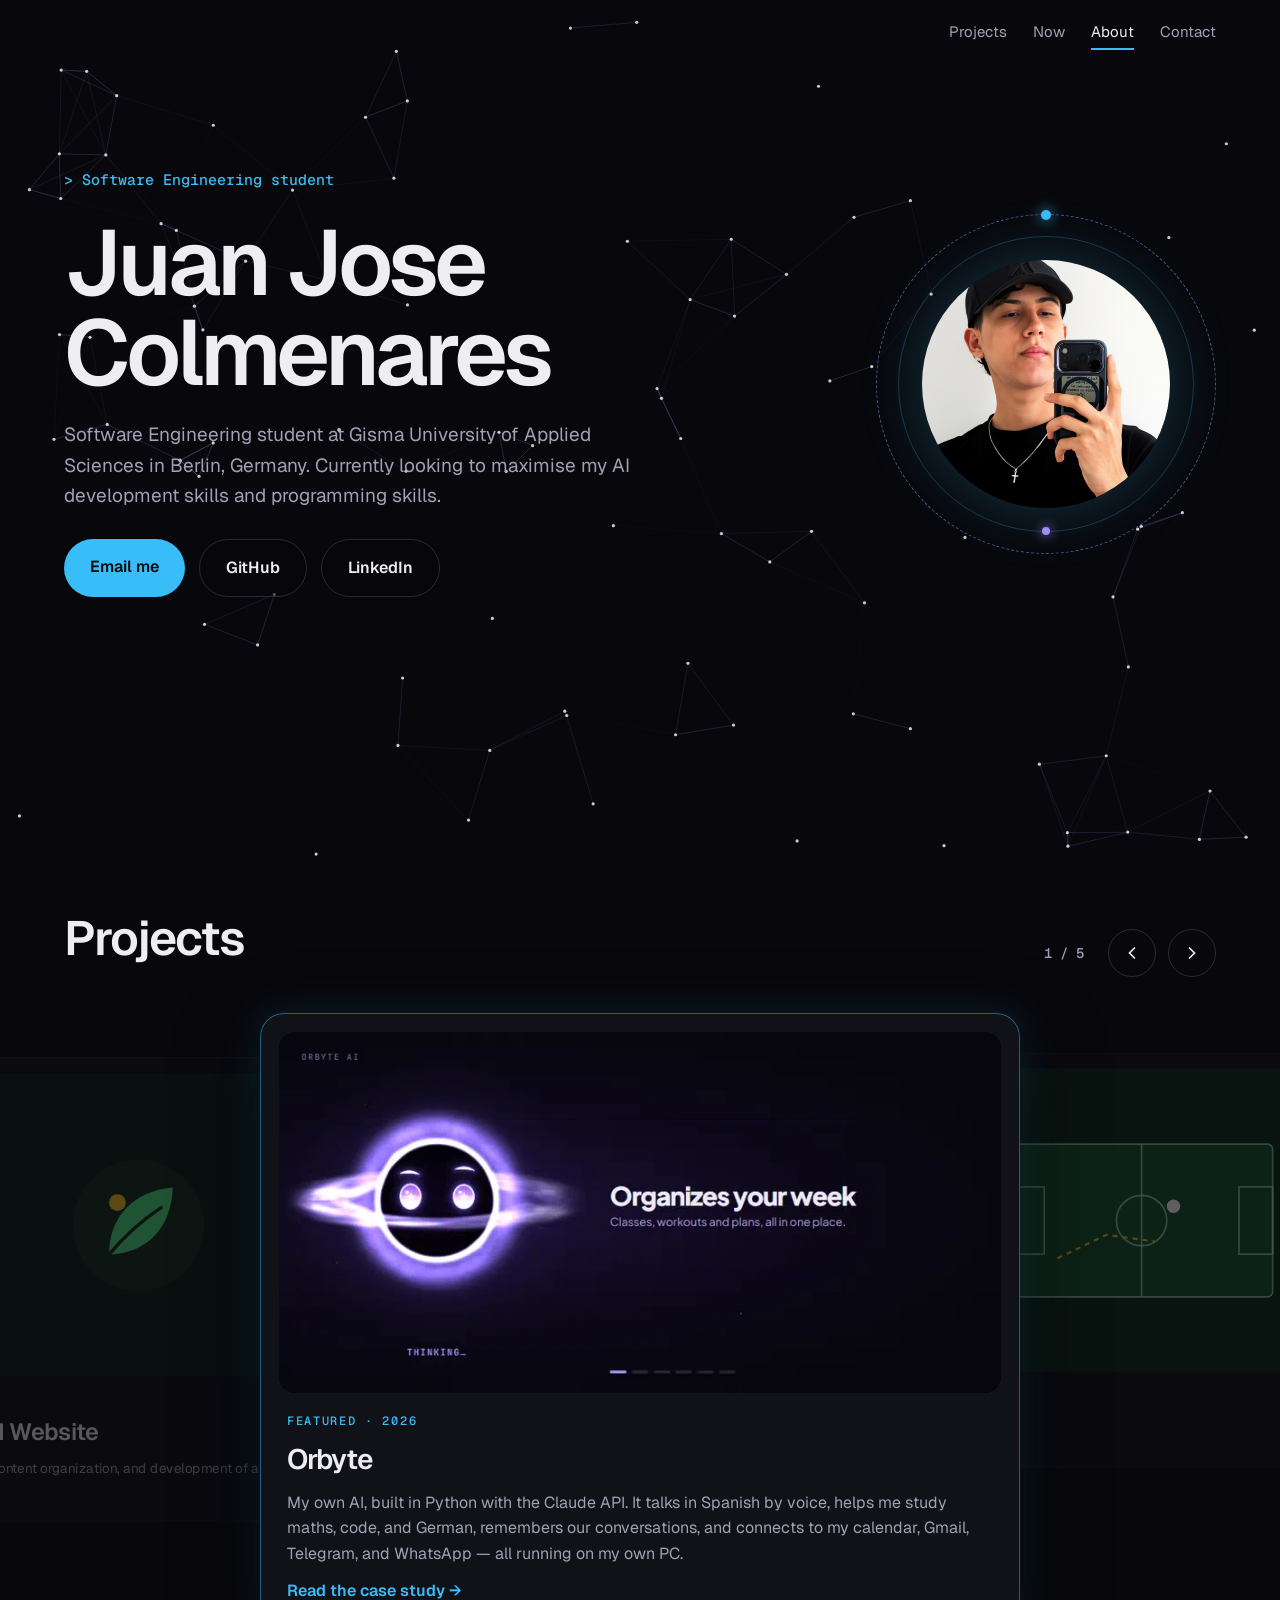
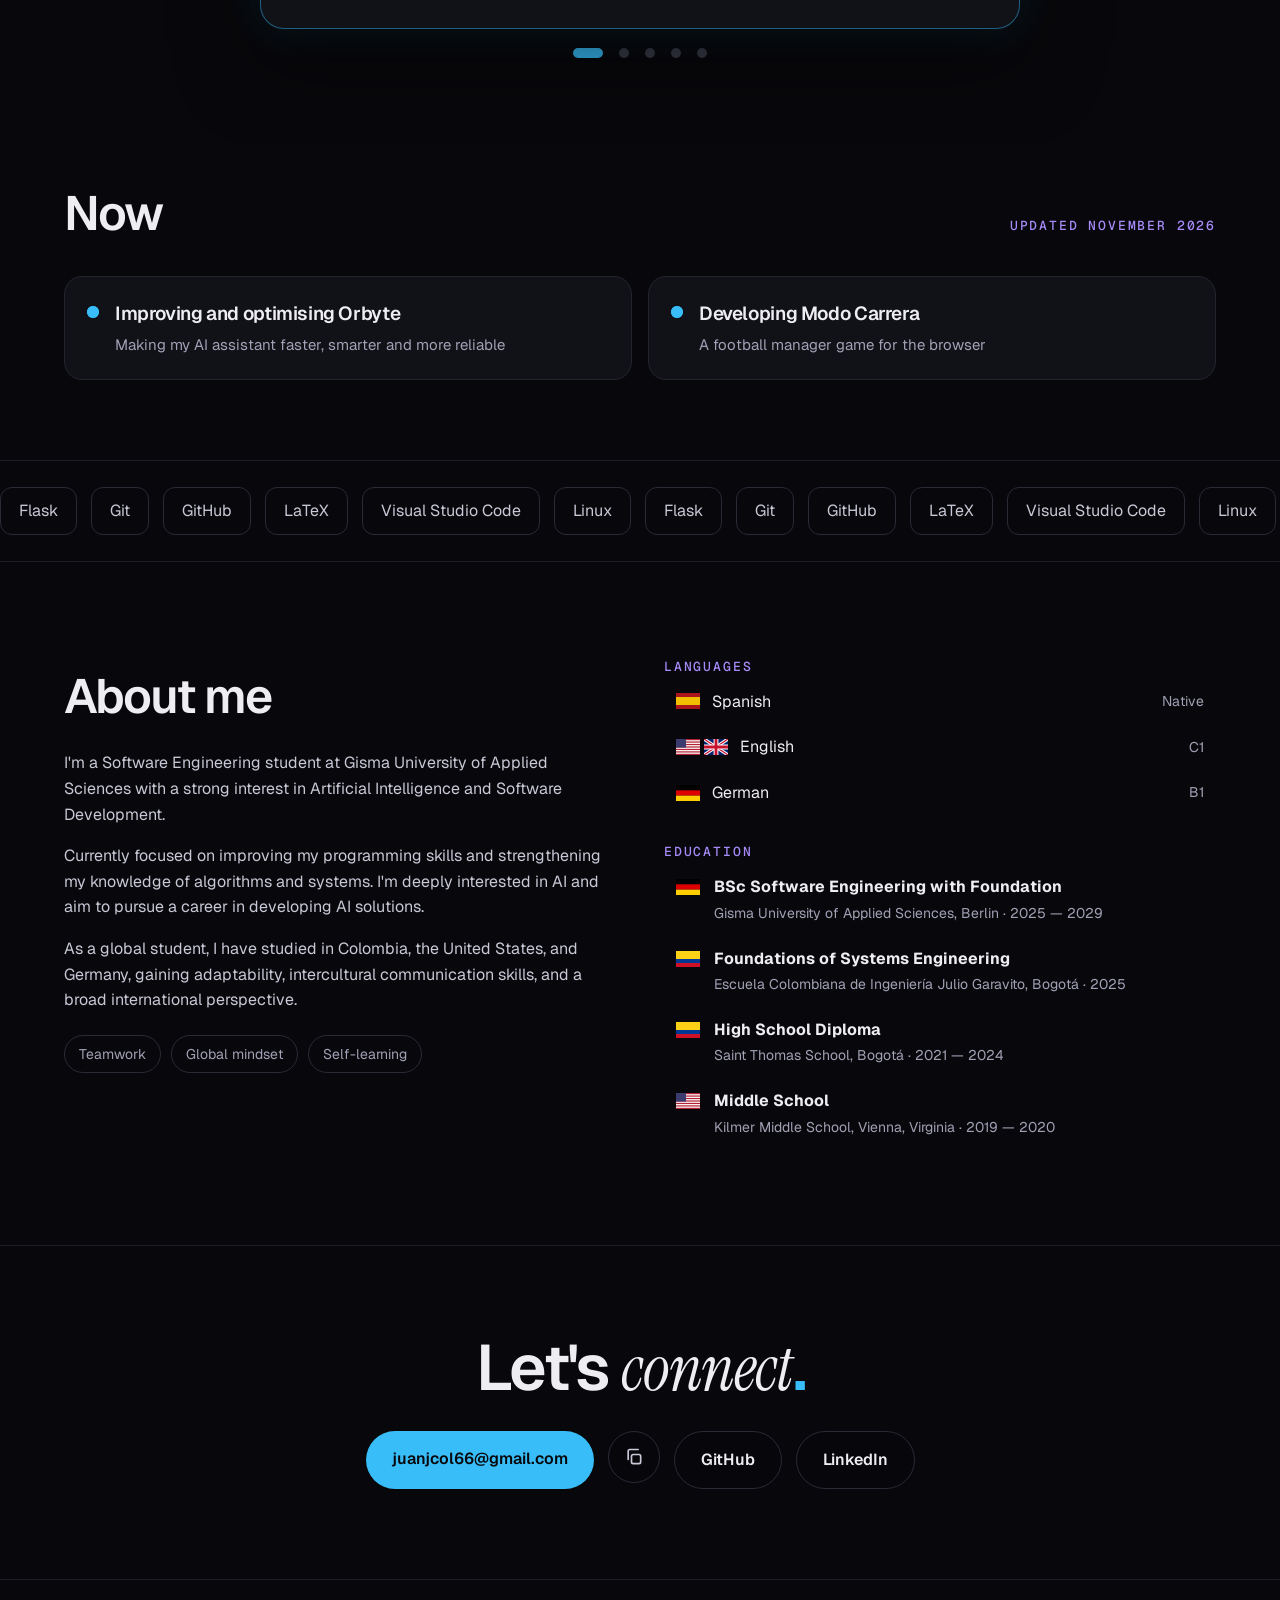
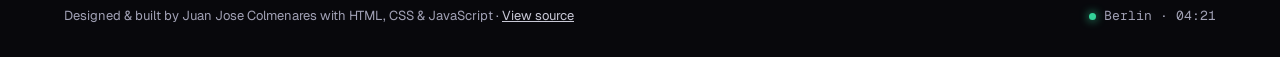
<file: index.html>
<!doctype html>
<html lang="en">
<head>
<meta charset="utf-8">
<meta name="viewport" content="width=device-width, initial-scale=1">
<title>Juan Jose Colmenares — Portfolio · Creator of Orbyte AI</title>
<meta name="description" content="Juan Jose Colmenares, Software Engineering student at Gisma University in Berlin and creator of Orbyte AI, a personal AI assistant built in Python with the Claude API.">
<meta name="theme-color" content="#08080C">
<meta name="google-site-verification" content="f1cuIB3uXYH17mCNGaNfwQZdqLzLJ5_iyn2YaK53lXg">
<link rel="icon" href="/favicon.svg?v=2" type="image/svg+xml">
<link rel="icon" href="/favicon-32.png?v=2" type="image/png" sizes="32x32">
<link rel="icon" href="/icon-192.png?v=2" type="image/png" sizes="192x192">
<link rel="apple-touch-icon" href="/apple-touch-icon.png?v=2">
<link rel="canonical" href="https://kolmme.github.io/">
<!-- vista previa al compartir el enlace (WhatsApp, LinkedIn, X…) -->
<meta property="og:type" content="website">
<meta property="og:url" content="https://kolmme.github.io/">
<meta property="og:title" content="Juan Jose Colmenares — Software Engineering student, creator of Orbyte AI">
<meta property="og:description" content="Student at Gisma University in Berlin. Creator of Orbyte AI, my own AI assistant built in Python with the Claude API.">
<meta property="og:image" content="https://kolmme.github.io/og.png">
<meta property="og:image:width" content="1200">
<meta property="og:image:height" content="630">
<meta name="twitter:card" content="summary_large_image">
<link rel="preconnect" href="https://fonts.googleapis.com">
<link rel="preconnect" href="https://fonts.gstatic.com" crossorigin>
<link href="https://fonts.googleapis.com/css2?family=Geist:wght@400;500;600;700&family=Geist+Mono:wght@500&family=Instrument+Serif:ital@1&display=swap" rel="stylesheet">
<link rel="stylesheet" href="comun.css">
<style>
/* inicio */
.inicio{position:relative;min-height:860px;overflow:hidden}   /* el anillo que gira no debe salirse en pantallas angostas */
.inicio canvas{position:absolute;inset:0;width:100%;height:100%;display:block}
.inicio .capa{position:relative;z-index:1}
.hero{display:flex;flex-wrap:wrap;gap:56px;align-items:center;padding-top:170px;padding-bottom:110px}
.hero .texto{flex:999 1 560px;min-width:0;display:flex;flex-direction:column;gap:22px}
.roles{position:relative;height:26px;font:500 15px 'Geist Mono',monospace;color:var(--celeste)}
.roles span{position:absolute;left:0;top:0;white-space:nowrap;opacity:0;transform:translateY(10px);transition:opacity .5s,transform .5s}
.roles span.ver{opacity:1;transform:none}
h1{margin:0;font-size:clamp(48px,7.5vw,92px);line-height:.98;font-weight:600;letter-spacing:-.045em;white-space:pre-line;min-height:1.96em}
.intro{margin:0;max-width:580px;font-size:19px;color:var(--suave)}
.botones{display:flex;flex-wrap:wrap;gap:14px;margin-top:6px}
.foto{flex:1 1 300px;display:grid;place-items:center}
.foto .marco{position:relative;width:340px;max-width:78vw;aspect-ratio:1}
.orbita{position:absolute;inset:0;border-radius:50%;border:1px dashed rgba(167,139,250,.55);animation:gira 14s linear infinite}
.orbita2{position:absolute;inset:22px;border-radius:50%;border:1px solid rgba(56,189,248,.25);animation:gira 22s linear infinite reverse}
.orbita i,.orbita2 i{position:absolute;border-radius:50%}
.orbita i{top:-5px;left:calc(50% - 5px);width:10px;height:10px;background:var(--celeste);box-shadow:0 0 14px var(--celeste)}
.orbita2 i{bottom:-4px;left:calc(50% - 4px);width:8px;height:8px;background:var(--violeta);box-shadow:0 0 12px var(--violeta)}
.foto img{position:absolute;inset:46px;width:calc(100% - 92px);height:calc(100% - 92px);border-radius:50%;object-fit:cover;box-shadow:0 0 60px rgba(56,189,248,.25)}

/* proyectos: carrusel */
.proyectos{position:relative;z-index:1;padding:40px 0 80px;overflow:hidden}   /* las tarjetas de los lados no deben sacar la página de ancho */
.cabeza{display:flex;flex-wrap:wrap;justify-content:space-between;align-items:end;gap:16px}
h2{margin:0;font-size:48px;font-weight:600;letter-spacing:-.04em}
.controles{display:flex;align-items:center;gap:12px}
.contador{font:500 14px 'Geist Mono',monospace;color:var(--suave);min-width:52px}
.flecha{width:48px;height:48px;border-radius:50%;border:1px solid var(--borde2);background:transparent;color:var(--texto);cursor:pointer;display:grid;place-items:center;transition:transform .2s,background-color .2s,border-color .2s}
.flecha:hover{transform:scale(1.08);background:rgba(56,189,248,.14);border-color:var(--celeste)}
.pista{position:relative;height:620px;margin-top:36px;touch-action:pan-y}
.slide{position:absolute;left:50%;top:0;width:min(760px,86vw);background:var(--tarjeta);border:1px solid var(--borde);border-radius:24px;padding:18px;transition:transform .65s cubic-bezier(.2,.8,.2,1),opacity .65s,border-color .4s,box-shadow .4s}
.slide.centro{border-color:rgba(56,189,248,.45);box-shadow:0 30px 80px rgba(0,0,0,.55),0 0 40px rgba(56,189,248,.15)}
.portada{aspect-ratio:2/1;border-radius:16px;overflow:hidden;display:grid;place-items:center}
.portada video,.portada img{width:100%;height:100%;object-fit:cover}
.slide .info{padding:20px 8px 6px;display:flex;flex-direction:column;gap:8px}
.etiqueta{margin:0;font:500 12px 'Geist Mono',monospace;letter-spacing:.14em;color:var(--celeste)}
.slide h3{margin:0;font-size:28px;font-weight:600;letter-spacing:-.03em}
.slide p.txt{margin:0;color:var(--suave)}
.caso{align-self:flex-start;margin-top:4px;font-weight:600;color:var(--celeste);text-decoration:none}
.caso:hover{text-decoration:underline}
.puntos{display:flex;justify-content:center;gap:2px;margin-top:8px}
/* el botón mide 24 px (fácil de tocar con el dedo); el puntito que se ve sigue siendo pequeño */
.puntos button{height:24px;min-width:24px;border:0;padding:0 7px;background:none;cursor:pointer;display:grid;place-items:center}
.puntos button:before{content:'';display:block;height:10px;width:10px;border-radius:999px;background:#3A3A48;transition:width .3s,background-color .3s}
.puntos button.on:before{width:30px;background:var(--celeste)}

/* cinta de herramientas */
.cintabox{position:relative;z-index:1;border-top:1px solid #1C1C26;border-bottom:1px solid #1C1C26;padding:26px 0;overflow:hidden}
.cinta{display:flex;width:max-content;animation:desliza 60s linear infinite}
.cinta:hover{animation-play-state:paused}
.cinta .chip{margin-right:14px;border-radius:12px;padding:10px 18px;font-size:16px;color:var(--suave2);white-space:nowrap}

/* sobre mí */
.sobre{position:relative;z-index:1;padding-top:96px;padding-bottom:96px;display:grid;grid-template-columns:repeat(auto-fit,minmax(320px,1fr));gap:48px}
.sobre p{margin:0;color:var(--suave2)}
.col{display:flex;flex-direction:column;gap:16px}
.fila{display:flex;align-items:center;gap:12px;padding:10px 12px;border-radius:10px;transition:background-color .2s,transform .2s}
.fila:hover{background:rgba(167,139,250,.12);transform:translateX(6px)}
.fila.estudio{align-items:flex-start;gap:14px}.fila.estudio svg{flex:none;margin-top:5px}
.fila small{color:var(--suave);font-size:14px}
.chips{display:flex;flex-wrap:wrap;gap:10px;margin-top:6px}

/* ahora */
.ahora{position:relative;z-index:1;padding-top:30px;padding-bottom:80px;display:flex;flex-direction:column;gap:24px}
.ahora-grid{display:grid;grid-template-columns:repeat(auto-fit,minmax(300px,1fr));gap:16px}
.ahora-item{display:flex;gap:16px;align-items:flex-start;background:var(--tarjeta);border:1px solid var(--borde);border-radius:18px;padding:22px;transition:border-color .25s,transform .25s}
.ahora-item:hover{border-color:rgba(56,189,248,.5);transform:translateY(-3px)}
.ahora-item b{display:block;font-size:19px;font-weight:600;letter-spacing:-.02em}.ahora-item small{display:block;margin-top:4px;color:var(--suave);font-size:15px}
.pulso{flex:none;position:relative;width:12px;height:12px;margin-top:7px;border-radius:50%;background:var(--celeste)}
.pulso:after{content:"";position:absolute;inset:0;border-radius:50%;border:2px solid var(--celeste);animation:pulso 2s ease-out infinite}
@keyframes pulso{to{transform:scale(2.6);opacity:0}}
@media (prefers-reduced-motion:reduce){.pulso:after{animation:none}}

/* contacto */
.contacto{position:relative;z-index:1;border-top:1px solid #1C1C26}
.contacto .contenedor{padding-top:90px;padding-bottom:90px;display:flex;flex-direction:column;align-items:center;text-align:center;gap:24px}
.contacto h2{font-size:clamp(44px,6vw,64px);line-height:1}
.contacto em{font-family:'Instrument Serif',serif;font-weight:400;letter-spacing:-.01em}
.firma{margin:18px 0 0;font-size:13px;color:var(--suave)}

@keyframes gira{to{transform:rotate(360deg)}}
@keyframes desliza{to{transform:translateX(-50%)}}
@media (max-width:700px){.inicio{min-height:0}.hero{padding-top:110px;padding-bottom:70px}.pista{height:580px}h2{font-size:38px}}
@media (prefers-reduced-motion:reduce){.orbita,.orbita2,.cinta{animation:none}.slide,.roles span,.fila{transition:none}}
</style>
<script type="application/ld+json">
{"@context":"https://schema.org","@type":"Person","name":"Juan Jose Colmenares","alternateName":["Juan Colmenares","Juan José Colmenares","kolmme"],"url":"https://kolmme.github.io/","image":"https://kolmme.github.io/foto.jpg",
"jobTitle":"Software Engineering student","address":{"@type":"PostalAddress","addressLocality":"Berlin","addressCountry":"DE"},
"alumniOf":{"@type":"CollegeOrUniversity","name":"Gisma University of Applied Sciences"},
"knowsLanguage":["es","en","de"],"knowsAbout":["Python","Flask","Artificial Intelligence","AI assistants","Git","LaTeX","Linux"],
"sameAs":["https://github.com/kolmme","https://www.linkedin.com/in/juan-colmenares-b959063a8/"]}
</script>
<script data-goatcounter="https://kolmme.goatcounter.com/count" async src="https://gc.zgo.at/count.js"></script>
</head>
<body>
<a class="saltar" href="#projects">Skip to projects</a>
<div class="luz" aria-hidden="true"></div>
<div class="anillo" aria-hidden="true"></div>

<nav class="barra" aria-label="Main">
  <div class="contenedor">
    <a class="marca" href="#top">Juan Jose Colmenares</a>
    <a class="nav" href="#projects">Projects</a>
    <a class="nav" href="#now">Now</a>
    <a class="nav" href="#about">About</a>
    <a class="nav" href="#contact">Contact</a>
  </div>
</nav>

<main>
<section class="inicio" id="top">
  <canvas id="cielo" aria-hidden="true"></canvas>
  <div class="capa">
    <div class="contenedor hero">
      <div class="texto">
        <div class="roles" aria-hidden="true">
          <span class="ver">&gt; Software Engineering student</span>
          <span>&gt; Building my own AI: Orbyte</span>
          <span>&gt; Based in Berlin, Germany</span>
        </div>
        <h1 id="nombre" aria-label="Juan Jose Colmenares">Juan Jose
Colmenares</h1>
        <p class="intro">Software Engineering student at Gisma University of Applied Sciences in Berlin, Germany. Currently looking to maximise my AI development skills and programming skills.</p>
        <div class="botones">
          <a class="boton lleno iman" href="https://mail.google.com/mail/?view=cm&amp;to=juanjcol66@gmail.com" target="_blank" rel="noopener">Email me</a>
          <a class="boton borde iman" href="https://github.com/kolmme" target="_blank" rel="noopener">GitHub</a>
          <a class="boton borde iman" href="https://www.linkedin.com/in/juan-colmenares-b959063a8/" target="_blank" rel="noopener">LinkedIn</a>
        </div>
      </div>
      <div class="foto">
        <div class="marco">
          <div class="orbita" aria-hidden="true"><i></i></div>
          <div class="orbita2" aria-hidden="true"><i></i></div>
          <img src="foto.jpg" alt="Portrait of Juan Jose Colmenares" width="248" height="248">
        </div>
      </div>
    </div>
  </div>
</section>

<section class="proyectos" id="projects">
  <div class="contenedor cabeza revela">
    <h2>Projects</h2>
    <div class="controles">
      <span class="contador" id="contador" aria-live="polite">1 / 5</span>
      <button class="flecha" type="button" id="antes" aria-label="Previous project"><svg width="20" height="20" viewBox="0 0 24 24" fill="none" stroke="currentColor" stroke-width="2" stroke-linecap="round" aria-hidden="true"><path d="M15 6l-6 6 6 6"/></svg></button>
      <button class="flecha" type="button" id="despues" aria-label="Next project"><svg width="20" height="20" viewBox="0 0 24 24" fill="none" stroke="currentColor" stroke-width="2" stroke-linecap="round" aria-hidden="true"><path d="M9 6l6 6-6 6"/></svg></button>
    </div>
  </div>
  <div class="pista revela d1" id="pista">
    <article class="slide">
      <div class="portada" style="background:#05030B"><img src="orbyte.webp" width="800" height="400" loading="lazy" alt="Orbyte AI assistant in action: organizing the week, answering questions, teaching on a whiteboard and more"></div>
      <div class="info"><p class="etiqueta">FEATURED · 2026</p><h3>Orbyte</h3><p class="txt">My own AI, built in Python with the Claude API. It talks in Spanish by voice, helps me study maths, code, and German, remembers our conversations, and connects to my calendar, Gmail, Telegram, and WhatsApp — all running on my own PC.</p><a class="caso" href="orbyte.html">Read the case study →</a></div>
    </article>
    <article class="slide">
      <div class="portada" style="background:#0D2A18"><svg width="320" height="190" viewBox="0 0 320 190" role="img" aria-label="Football pitch"><rect x="4" y="4" width="312" height="182" rx="6" fill="#14532D" stroke="#BBF7D0" stroke-opacity="0.7" stroke-width="2"/><line x1="160" y1="4" x2="160" y2="186" stroke="#BBF7D0" stroke-opacity="0.7" stroke-width="2"/><circle cx="160" cy="95" r="30" fill="none" stroke="#BBF7D0" stroke-opacity="0.7" stroke-width="2"/><rect x="4" y="55" width="40" height="80" fill="none" stroke="#BBF7D0" stroke-opacity="0.7" stroke-width="2"/><rect x="276" y="55" width="40" height="80" fill="none" stroke="#BBF7D0" stroke-opacity="0.7" stroke-width="2"/><circle cx="198" cy="78" r="8" fill="#FFFFFF"/><path d="M60 140 L118 112 L176 120" stroke="#FBBF24" stroke-width="2.5" stroke-dasharray="6 6" fill="none"/></svg></div>
      <div class="info"><p class="etiqueta" style="color:var(--violeta)">● IN PROGRESS</p><h3>Modo Carrera</h3></div>
    </article>
    <article class="slide">
      <div class="portada" style="background:#1A1530"><video autoplay muted loop playsinline preload="metadata" poster="latex.jpg" aria-label="LaTeX code being typed and turning into a CV page"><source src="latex.mp4" type="video/mp4"></video></div>
      <div class="info"><p class="etiqueta">2026 · LATEX</p><h3>CV — LaTeX</h3><p class="txt">Developed a professional curriculum vitae by writing LaTeX code.</p></div>
    </article>
    <article class="slide">
      <div class="portada" style="background:#0B1626"><img src="web.webp" width="800" height="400" loading="lazy" alt="Scrolling through this portfolio website with the mouse"></div>
      <div class="info"><p class="etiqueta">2026 · WEBSITE</p><h3>Personal Portfolio Website</h3><p class="txt">Developed a personal website to showcase academic achievements, skills, and projects.</p><a class="caso" href="https://github.com/kolmme/kolmme.github.io" target="_blank" rel="noopener">View code →</a></div>
    </article>
    <article class="slide">
      <div class="portada" style="background:#0F2218"><svg width="170" height="170" viewBox="0 0 170 170" role="img" aria-label="Leaf"><circle cx="85" cy="85" r="78" fill="#14301F"/><path d="M50 120c0-46 30-76 76-80-2 48-30 78-76 80z" fill="#4ADE80"/><path d="M50 120c18-22 38-40 62-56" stroke="#14301F" stroke-width="4" fill="none" stroke-linecap="round"/><circle cx="60" cy="58" r="10" fill="#FBBF24"/></svg></div>
      <div class="info"><p class="etiqueta">2025 · CLIENT WORK</p><h3>Nutrition Brand Website</h3><p class="txt">Helped with the design, content organization, and development of a website for a nutrition brand.</p></div>
    </article>
  </div>
  <div class="puntos" id="puntos"></div>
</section>

<section class="contenedor ahora" id="now">
  <div class="revela" style="display:flex;flex-wrap:wrap;align-items:baseline;justify-content:space-between;gap:10px">
    <h2>Now</h2><p class="lbl" style="margin:0">UPDATED NOVEMBER 2026</p>
  </div>
  <div class="ahora-grid revela d1">
    <div class="ahora-item"><span class="pulso" aria-hidden="true"></span><div><b>Improving and optimising Orbyte</b><small>Making my AI assistant faster, smarter and more reliable</small></div></div>
    <div class="ahora-item"><span class="pulso" aria-hidden="true"></span><div><b>Developing Modo Carrera</b><small>A football manager game for the browser</small></div></div>
  </div>
</section>

<section class="cintabox" aria-label="Tools: Flask, Git, GitHub, LaTeX, Visual Studio Code, Linux">
  <div class="cinta" id="cinta" aria-hidden="true"></div>
</section>

<section class="contenedor sobre" id="about">
  <div class="col revela">
    <h2>About me</h2>
    <p>I'm a Software Engineering student at Gisma University of Applied Sciences with a strong interest in Artificial Intelligence and Software Development.</p>
    <p>Currently focused on improving my programming skills and strengthening my knowledge of algorithms and systems. I'm deeply interested in AI and aim to pursue a career in developing AI solutions.</p>
    <p>As a global student, I have studied in Colombia, the United States, and Germany, gaining adaptability, intercultural communication skills, and a broad international perspective.</p>
    <div class="chips"><span class="chip">Teamwork</span><span class="chip">Global mindset</span><span class="chip">Self-learning</span></div>
  </div>
  <div class="col revela d2" style="gap:28px">
    <div>
      <h3 class="lbl">LANGUAGES</h3>
      <div class="fila"><svg width="24" height="16" viewBox="0 0 24 16" aria-hidden="true"><rect width="24" height="16" fill="#AA151B"/><rect y="4" width="24" height="8" fill="#F1BF00"/></svg><span style="flex:1">Spanish</span><small>Native</small></div>
      <div class="fila"><span style="display:flex;gap:4px"><svg width="24" height="16" viewBox="0 0 24 16" aria-hidden="true"><rect width="24" height="16" fill="#B22234"/><rect y="1.23" width="24" height="1.23" fill="#fff"/><rect y="3.69" width="24" height="1.23" fill="#fff"/><rect y="6.15" width="24" height="1.23" fill="#fff"/><rect y="8.61" width="24" height="1.23" fill="#fff"/><rect y="11.07" width="24" height="1.23" fill="#fff"/><rect y="13.53" width="24" height="1.23" fill="#fff"/><rect width="10" height="8.6" fill="#3C3B6E"/></svg><svg width="24" height="16" viewBox="0 0 60 40" aria-hidden="true"><rect width="60" height="40" fill="#012169"/><path d="M0 0L60 40M60 0L0 40" stroke="#fff" stroke-width="8"/><path d="M0 0L60 40M60 0L0 40" stroke="#C8102E" stroke-width="3"/><path d="M30 0V40M0 20H60" stroke="#fff" stroke-width="12"/><path d="M30 0V40M0 20H60" stroke="#C8102E" stroke-width="7"/></svg></span><span style="flex:1">English</span><small>C1</small></div>
      <div class="fila"><svg width="24" height="16" viewBox="0 0 24 16" aria-hidden="true"><rect width="24" height="5.34" fill="#000"/><rect y="5.33" width="24" height="5.34" fill="#D00"/><rect y="10.66" width="24" height="5.34" fill="#FFCE00"/></svg><span style="flex:1">German</span><small>B1</small></div>
    </div>
    <div>
      <h3 class="lbl">EDUCATION</h3>
      <div class="fila estudio"><svg width="24" height="16" viewBox="0 0 24 16" aria-hidden="true"><rect width="24" height="5.34" fill="#000"/><rect y="5.33" width="24" height="5.34" fill="#D00"/><rect y="10.66" width="24" height="5.34" fill="#FFCE00"/></svg><div><strong>BSc Software Engineering with Foundation</strong><br><small>Gisma University of Applied Sciences, Berlin · 2025 — 2029</small></div></div>
      <div class="fila estudio"><svg width="24" height="16" viewBox="0 0 24 16" aria-hidden="true"><rect width="24" height="8" fill="#FCD116"/><rect y="8" width="24" height="4" fill="#003893"/><rect y="12" width="24" height="4" fill="#CE1126"/></svg><div><strong>Foundations of Systems Engineering</strong><br><small>Escuela Colombiana de Ingeniería Julio Garavito, Bogotá · 2025</small></div></div>
      <div class="fila estudio"><svg width="24" height="16" viewBox="0 0 24 16" aria-hidden="true"><rect width="24" height="8" fill="#FCD116"/><rect y="8" width="24" height="4" fill="#003893"/><rect y="12" width="24" height="4" fill="#CE1126"/></svg><div><strong>High School Diploma</strong><br><small>Saint Thomas School, Bogotá · 2021 — 2024</small></div></div>
      <div class="fila estudio"><svg width="24" height="16" viewBox="0 0 24 16" aria-hidden="true"><rect width="24" height="16" fill="#B22234"/><rect y="1.23" width="24" height="1.23" fill="#fff"/><rect y="3.69" width="24" height="1.23" fill="#fff"/><rect y="6.15" width="24" height="1.23" fill="#fff"/><rect y="8.61" width="24" height="1.23" fill="#fff"/><rect y="11.07" width="24" height="1.23" fill="#fff"/><rect y="13.53" width="24" height="1.23" fill="#fff"/><rect width="10" height="8.6" fill="#3C3B6E"/></svg><div><strong>Middle School</strong><br><small>Kilmer Middle School, Vienna, Virginia · 2019 — 2020</small></div></div>
    </div>
  </div>
</section>

<section class="contacto" id="contact">
  <div class="contenedor revela">
    <h2>Let's <em>connect</em><span style="color:var(--celeste)">.</span></h2>
    <div class="botones" style="justify-content:center">
      <a class="boton lleno iman" href="https://mail.google.com/mail/?view=cm&amp;to=juanjcol66@gmail.com" target="_blank" rel="noopener">juanjcol66@gmail.com</a>
      <button type="button" class="copiar" data-copiar-correo aria-label="Copy email address" title="Copy email"><svg width="20" height="20" viewBox="0 0 24 24" fill="none" stroke="currentColor" stroke-width="2" stroke-linecap="round" stroke-linejoin="round" aria-hidden="true"><rect x="9" y="9" width="11" height="11" rx="2"/><path d="M5 15V5a2 2 0 0 1 2-2h10"/></svg></button>
      <a class="boton borde iman" href="https://github.com/kolmme" target="_blank" rel="noopener">GitHub</a>
      <a class="boton borde iman" href="https://www.linkedin.com/in/juan-colmenares-b959063a8/" target="_blank" rel="noopener">LinkedIn</a>
    </div>
  </div>
</section>
</main>
<footer class="pie">
  <div class="contenedor">
    <span>Designed &amp; built by Juan Jose Colmenares with HTML, CSS &amp; JavaScript · <a href="https://github.com/kolmme/kolmme.github.io" target="_blank" rel="noopener">View source</a></span>
    <span class="vivo">Berlin · <time id="hora">--:--</time></span>
  </div>
</footer>

<script src="comun.js"></script>
<script src="extras.js"></script>
<script>

(() => {
  'use strict';
  const quieto = Portafolio.quieto;

  /* el cielo: estrellas que se unen entre ellas y con tu cursor */
  const c = document.getElementById('cielo'), g = c.getContext('2d'), caja = c.parentElement;
  let W = 0, H = 0, P = [], raton = { x: -9999, y: -9999 }, visible = true;
  function medir() {
    const r = caja.getBoundingClientRect(), d = Math.min(devicePixelRatio || 1, 2);
    W = r.width; H = r.height; c.width = Math.round(W * d); c.height = Math.round(H * d); g.setTransform(d, 0, 0, d, 0, 0);
    const n = Math.round(Math.min(95, W * H / 12000));
    P = Array.from({ length: n }, () => ({ x: Math.random() * W, y: Math.random() * H, vx: (Math.random() - .5) * .35, vy: (Math.random() - .5) * .35 }));
    if (quieto) dibujar();
  }
  function dibujar() {
    g.clearRect(0, 0, W, H);
    for (let i = 0; i < P.length; i++) {
      const a = P[i];
      if (!quieto) { a.x += a.vx; a.y += a.vy; if (a.x < 0 || a.x > W) a.vx *= -1; if (a.y < 0 || a.y > H) a.vy *= -1; }
      for (let j = i + 1; j < P.length; j++) {
        const b = P[j], d = Math.hypot(a.x - b.x, a.y - b.y);
        if (d < 120) { g.strokeStyle = `rgba(167,139,250,${(.32 * (1 - d / 120)).toFixed(3)})`; g.lineWidth = 1; g.beginPath(); g.moveTo(a.x, a.y); g.lineTo(b.x, b.y); g.stroke(); }
      }
      const dm = Math.hypot(a.x - raton.x, a.y - raton.y);
      if (dm < 190) { g.strokeStyle = `rgba(56,189,248,${(.65 * (1 - dm / 190)).toFixed(3)})`; g.beginPath(); g.moveTo(a.x, a.y); g.lineTo(raton.x, raton.y); g.stroke(); }
    }
    g.fillStyle = 'rgba(237,237,242,.85)';
    for (const p of P) { g.beginPath(); g.arc(p.x, p.y, 1.6, 0, 6.283); g.fill(); }
  }
  caja.addEventListener('pointermove', (e) => { const r = caja.getBoundingClientRect(); raton = { x: e.clientX - r.left, y: e.clientY - r.top }; });
  caja.addEventListener('pointerleave', () => { raton = { x: -9999, y: -9999 }; });
  new IntersectionObserver((es) => { visible = es[0].isIntersecting; }).observe(caja);   // fuera de la vista no dibuja
  new ResizeObserver(medir).observe(caja);
  (function paso() { if (visible && !document.hidden) dibujar(); if (!quieto) requestAnimationFrame(paso); })();

  /* el nombre se «descifra» */
  const h1 = document.getElementById('nombre'), NOMBRE = 'Juan Jose\nColmenares', LETRAS = 'ABCDEFGHJKLMNOPQRSTUVWXYZ#%&*01';
  if (!quieto) {
    let k = 0, tick = 0;
    const t = setInterval(() => {
      k++; tick++;
      h1.textContent = NOMBRE.split('').map((ch, i) => (i < k || ch === ' ' || ch === '\n') ? ch : LETRAS[(i * 7 + tick * 13) % LETRAS.length]).join('');
      if (k > NOMBRE.length) { clearInterval(t); h1.textContent = NOMBRE; }
    }, 55);
  }

  /* la frase que rota */
  const roles = document.querySelectorAll('.roles span'); let rol = 0;
  if (!quieto) setInterval(() => { roles[rol].classList.remove('ver'); rol = (rol + 1) % roles.length; roles[rol].classList.add('ver'); }, 2600);

  /* carrusel */
  const slides = [...document.querySelectorAll('.slide')], n = slides.length, pista = document.getElementById('pista');
  const puntos = document.getElementById('puntos'), contador = document.getElementById('contador');
  let act = 0, pausa = false, x0 = null;
  slides.forEach((s, i) => { const b = document.createElement('button'); b.type = 'button'; b.addEventListener('click', () => ir(i)); puntos.appendChild(b); });
  function nombrarPuntos() {
    [...puntos.children].forEach((b, i) => b.setAttribute('aria-label', 'Show ' + slides[i].querySelector('h3').textContent));
  }
  function pintar() {
    slides.forEach((s, i) => {
      let off = i - act; if (off > n / 2) off -= n; if (off < -n / 2) off += n;
      const centro = off === 0, cerca = Math.abs(off) === 1;
      s.style.transform = `translateX(calc(-50% + ${off * 66}%)) scale(${centro ? 1 : .84})`;
      s.style.opacity = centro ? 1 : cerca ? .35 : 0;
      s.style.zIndex = centro ? 3 : cerca ? 2 : 1;
      s.style.pointerEvents = centro ? 'auto' : 'none';
      s.classList.toggle('centro', centro);
      s.setAttribute('aria-hidden', String(!centro));
      s.querySelectorAll('a').forEach((a) => (centro ? a.removeAttribute('tabindex') : a.setAttribute('tabindex', '-1')));
    });
    [...puntos.children].forEach((b, i) => b.classList.toggle('on', i === act));
    contador.textContent = (act + 1) + ' / ' + n;
  }
  function ir(i) { act = (i + n) % n; pintar(); }
  document.getElementById('antes').addEventListener('click', () => ir(act - 1));
  document.getElementById('despues').addEventListener('click', () => ir(act + 1));
  pista.addEventListener('mouseenter', () => { pausa = true; });
  pista.addEventListener('mouseleave', () => { pausa = false; });
  pista.addEventListener('focusin', () => { pausa = true; });
  pista.addEventListener('focusout', () => { pausa = false; });
  pista.addEventListener('pointerdown', (e) => { x0 = e.clientX; });
  pista.addEventListener('pointerup', (e) => { if (x0 == null) return; const d = e.clientX - x0; x0 = null; if (Math.abs(d) > 50) ir(act + (d < 0 ? 1 : -1)); });
  if (!quieto) setInterval(() => { if (!pausa && !document.hidden) ir(act + 1); }, 5000);
  nombrarPuntos(); pintar();

  /* cinta de herramientas: dos mitades iguales, cada una más ancha que la pantalla */
  const HERR = ['Flask', 'Git', 'GitHub', 'LaTeX', 'Visual Studio Code', 'Linux'], cinta = document.getElementById('cinta');
  for (let k = 0; k < 12; k++) HERR.forEach((t) => { const s = document.createElement('span'); s.className = 'chip'; s.textContent = t; cinta.appendChild(s); });
})();
</script>
</body>
</html>
</file>
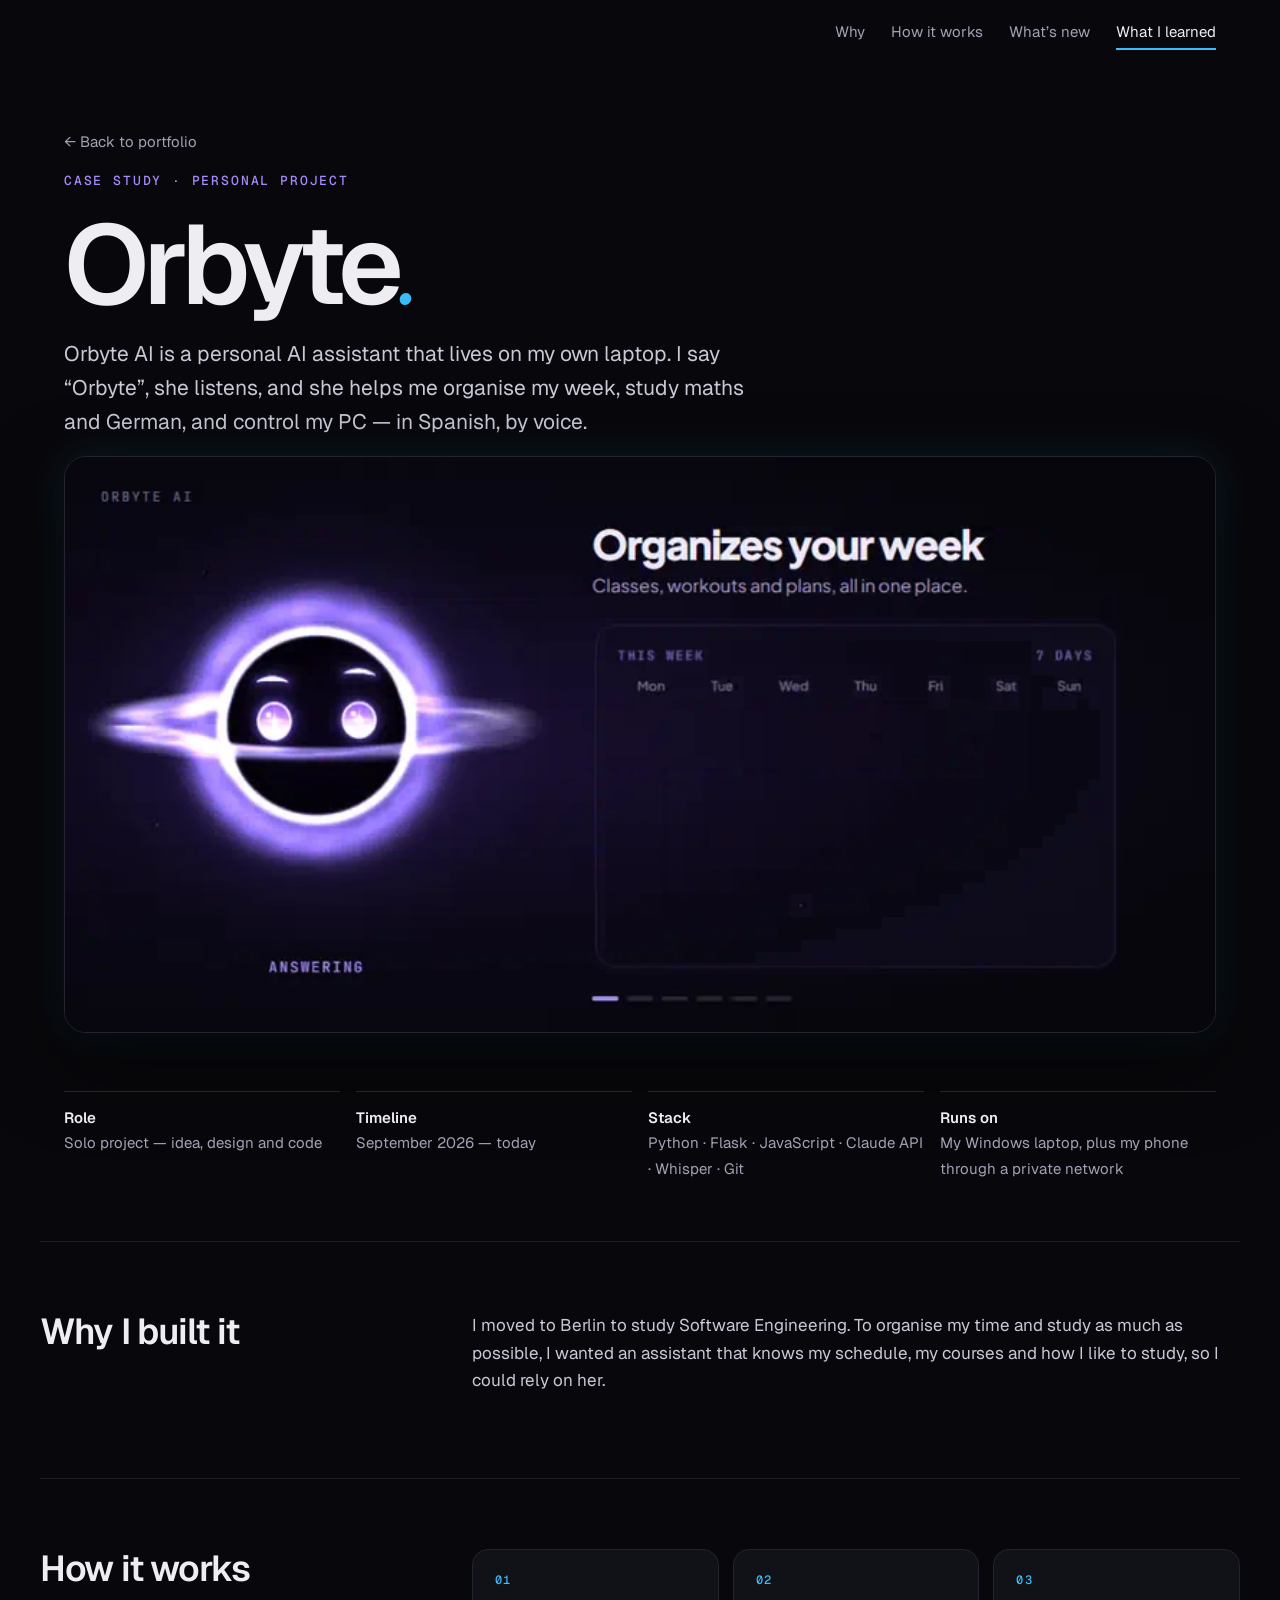
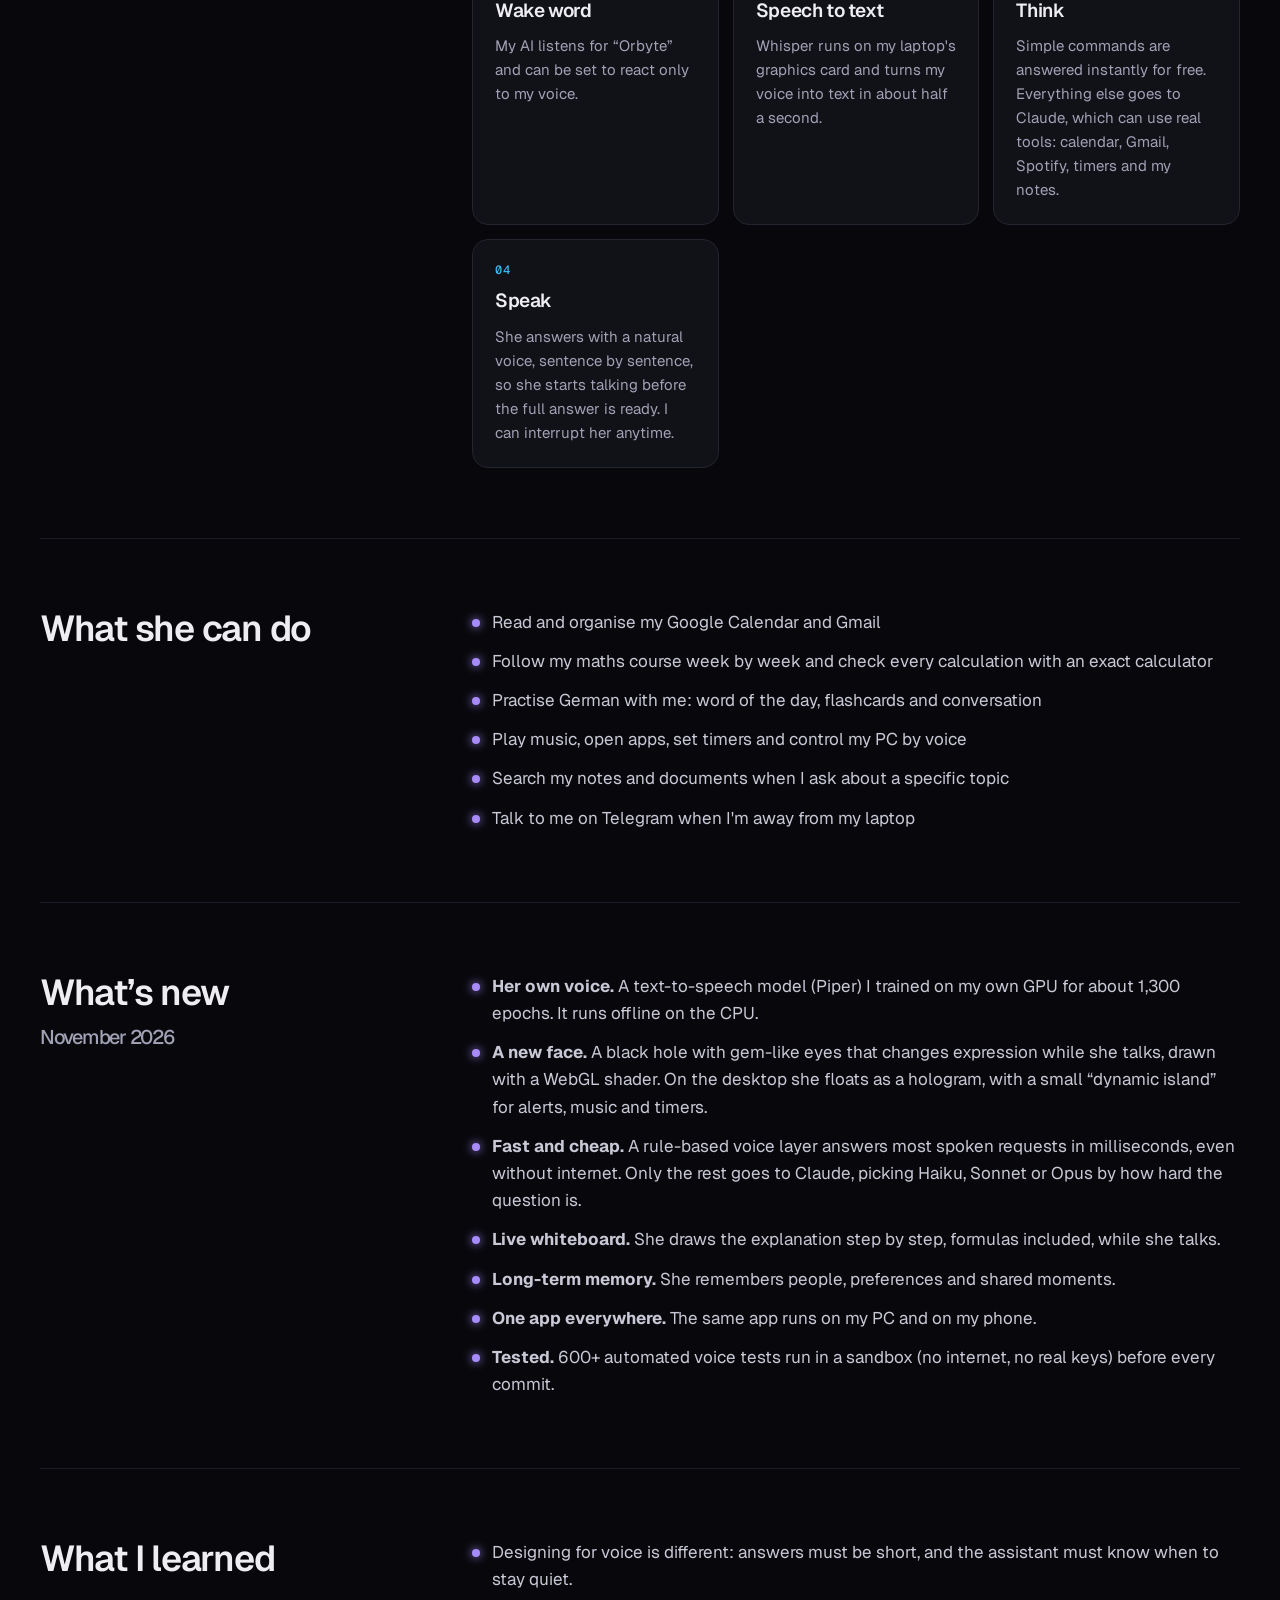
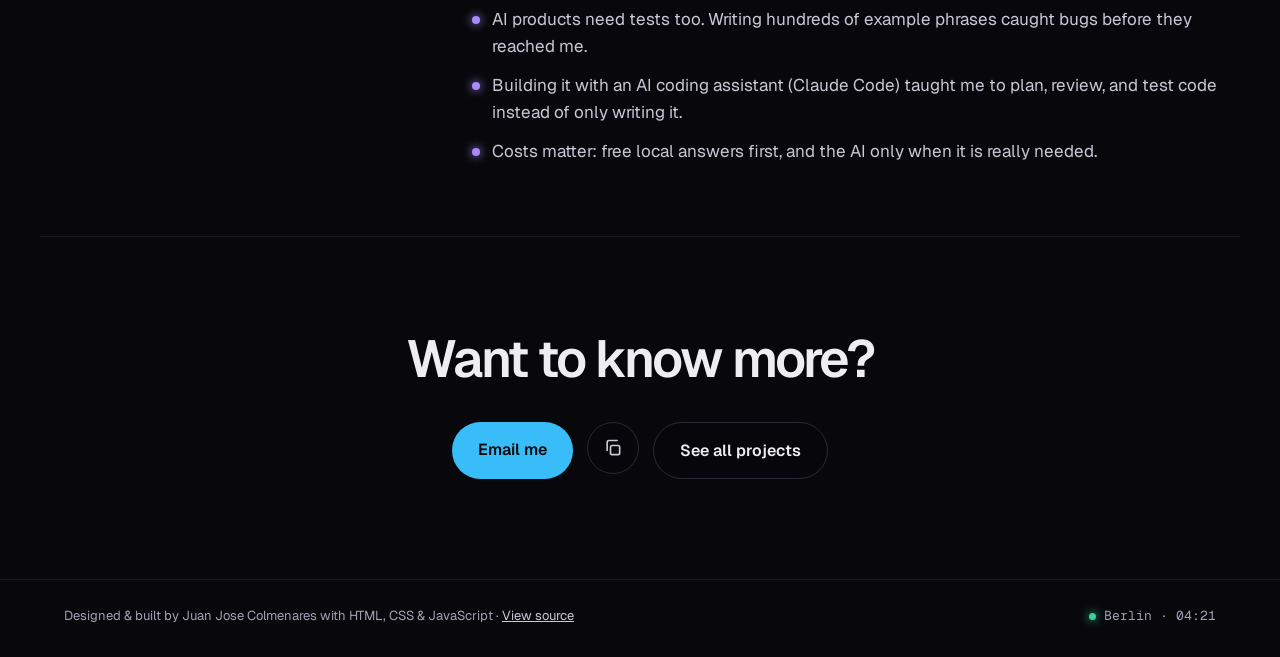
<file: orbyte.html>
<!doctype html>
<html lang="en">
<head>
<meta charset="utf-8">
<meta name="viewport" content="width=device-width, initial-scale=1">
<title>Orbyte AI — personal AI assistant · case study by Juan Jose Colmenares</title>
<meta name="description" content="Orbyte AI is a personal AI assistant by Juan Jose Colmenares that listens, talks and helps him study, running on his own PC with Python, Flask and the Claude API.">
<meta name="theme-color" content="#08080C">
<link rel="icon" href="/favicon.svg?v=2" type="image/svg+xml">
<link rel="icon" href="/favicon-32.png?v=2" type="image/png" sizes="32x32">
<link rel="icon" href="/icon-192.png?v=2" type="image/png" sizes="192x192">
<link rel="apple-touch-icon" href="/apple-touch-icon.png?v=2">
<meta property="og:type" content="article">
<meta property="og:url" content="https://kolmme.github.io/orbyte.html">
<meta property="og:title" content="Orbyte AI — a personal AI assistant · case study">
<meta property="og:description" content="Wake word, speech recognition on the GPU, Claude with real tools and a voice that answers sentence by sentence.">
<meta property="og:image" content="https://kolmme.github.io/og.png">
<meta name="twitter:card" content="summary_large_image">
<link rel="preconnect" href="https://fonts.googleapis.com">
<link rel="preconnect" href="https://fonts.gstatic.com" crossorigin>
<link href="https://fonts.googleapis.com/css2?family=Geist:wght@400;500;600;700&family=Geist+Mono:wght@500&family=Instrument+Serif:ital@1&display=swap" rel="stylesheet">
<link rel="stylesheet" href="comun.css">
<style>
main{position:relative;z-index:1}
.portada-caso{padding-top:130px;padding-bottom:40px;display:flex;flex-direction:column;gap:18px}
.volver{font-size:15px;text-decoration:none;color:var(--suave)}
h1{margin:0;font-size:clamp(56px,9vw,112px);line-height:.95;font-weight:600;letter-spacing:-.05em}
h1 em{font-family:'Instrument Serif',serif;font-weight:400;letter-spacing:-.01em;color:var(--celeste)}
.bajada{margin:0;max-width:720px;font-size:21px;color:var(--suave2)}
.video{border-radius:22px;overflow:hidden;border:1px solid var(--borde);box-shadow:0 30px 80px rgba(0,0,0,.55),0 0 40px rgba(56,189,248,.12)}
.video video,.video img{display:block;width:100%;height:auto;aspect-ratio:2/1;object-fit:cover}
.datos{display:grid;grid-template-columns:repeat(auto-fit,minmax(200px,1fr));gap:16px;padding:40px 0 20px}
.dato{border-top:1px solid var(--borde);padding-top:14px}
.dato b{display:block;font-size:15px;font-weight:600}.dato span{color:var(--suave);font-size:15px}
.bloque{padding:70px 0;border-top:1px solid #1C1C26;display:grid;grid-template-columns:minmax(0,1fr) minmax(0,2fr);gap:48px}
.bloque h2{margin:0;font-size:36px;font-weight:600;letter-spacing:-.035em;line-height:1.1}
.bloque p{margin:0 0 14px;color:var(--suave2);font-size:17px}
.pasos{display:grid;grid-template-columns:repeat(auto-fit,minmax(220px,1fr));gap:14px}
.paso{background:var(--tarjeta);border:1px solid var(--borde);border-radius:16px;padding:22px;display:flex;flex-direction:column;gap:8px;transition:border-color .25s,transform .25s}
.paso:hover{border-color:rgba(56,189,248,.5);transform:translateY(-4px)}
.paso .n{font:500 12px 'Geist Mono',monospace;color:var(--celeste);letter-spacing:.12em}
.paso b{font-size:19px;font-weight:600;letter-spacing:-.02em}.paso span{color:var(--suave);font-size:15px}
.lista{margin:0;padding:0;list-style:none;display:grid;gap:12px}
.lista li{display:flex;gap:12px;color:var(--suave2);font-size:17px}
.lista li:before{content:'';flex:none;width:8px;height:8px;margin-top:10px;border-radius:50%;background:var(--violeta);box-shadow:0 0 10px var(--violeta)}
.cifras{display:grid;grid-template-columns:repeat(auto-fit,minmax(170px,1fr));gap:14px}
.cifra{border:1px solid var(--borde);border-radius:16px;padding:22px}
.cifra b{display:block;font-size:42px;font-weight:600;letter-spacing:-.04em;color:var(--celeste);line-height:1.1}
.cifra span{color:var(--suave);font-size:15px}
.cierre{padding:80px 0 100px;border-top:1px solid #1C1C26;text-align:center;display:flex;flex-direction:column;align-items:center;gap:22px}
.cierre h2{margin:0;font-size:clamp(36px,5vw,52px);font-weight:600;letter-spacing:-.04em}
@media (max-width:760px){.bloque{grid-template-columns:1fr;gap:20px;padding:50px 0}}
</style>
<script data-goatcounter="https://kolmme.goatcounter.com/count" async src="https://gc.zgo.at/count.js"></script>
<script type="application/ld+json">
{"@context":"https://schema.org","@type":"SoftwareApplication","name":"Orbyte AI","alternateName":["Orbyte","Orbyte AI assistant"],
"description":"A personal AI assistant that listens for its name, understands speech, uses tools like calendar and email, and answers by voice.",
"applicationCategory":"Personal assistant","operatingSystem":"Windows","url":"https://kolmme.github.io/orbyte.html","image":"https://kolmme.github.io/orbyte.jpg",
"author":{"@type":"Person","name":"Juan Jose Colmenares","url":"https://kolmme.github.io/"}}
</script>
</head>
<body>
<a class="saltar" href="#how">Skip to how it works</a>
<div class="luz" aria-hidden="true"></div>
<div class="anillo" aria-hidden="true"></div>

<nav class="barra" aria-label="Main">
  <div class="contenedor">
    <a class="marca" href="./">Juan Jose Colmenares</a>
    <a class="nav" href="#why">Why</a>
    <a class="nav" href="#how">How it works</a>
    <a class="nav" href="#new">What’s new</a>
    <a class="nav" href="#learned">What I learned</a>
  </div>
</nav>

<main>
  <header class="contenedor portada-caso">
    <a class="volver" href="./">← Back to portfolio</a>
    <p class="lbl">CASE STUDY · PERSONAL PROJECT</p>
    <h1>Orbyte<em>.</em></h1>
    <p class="bajada">Orbyte AI is a personal AI assistant that lives on my own laptop. I say “Orbyte”, she listens, and she helps me organise my week, study maths and German, and control my PC — in Spanish, by voice.</p>
    <div class="video revela"><img src="orbyte.webp" width="800" height="400" alt="Orbyte AI assistant in action: organizing the week, answering questions, teaching on a whiteboard, tracking money, watching the PC and remembering things"></div>
    <div class="datos revela d1">
      <div class="dato"><b>Role</b><span>Solo project — idea, design and code</span></div>
      <div class="dato"><b>Timeline</b><span>September 2026 — today</span></div>
      <div class="dato"><b>Stack</b><span>Python · Flask · JavaScript · Claude API · Whisper · Git</span></div>
      <div class="dato"><b>Runs on</b><span>My Windows laptop, plus my phone through a private network</span></div>
    </div>
  </header>

  <section class="contenedor bloque" id="why">
    <h2 class="revela">Why I built it</h2>
    <div class="revela d1">
      <p>I moved to Berlin to study Software Engineering. To organise my time and study as much as possible, I wanted an assistant that knows my schedule, my courses and how I like to study, so I could rely on her.</p>
    </div>
  </section>

  <section class="contenedor bloque" id="how">
    <h2 class="revela">How it works</h2>
    <div class="pasos revela d1">
      <div class="paso"><span class="n">01</span><b>Wake word</b><span>My AI listens for “Orbyte” and can be set to react only to my voice.</span></div>
      <div class="paso"><span class="n">02</span><b>Speech to text</b><span>Whisper runs on my laptop's graphics card and turns my voice into text in about half a second.</span></div>
      <div class="paso"><span class="n">03</span><b>Think</b><span>Simple commands are answered instantly for free. Everything else goes to Claude, which can use real tools: calendar, Gmail, Spotify, timers and my notes.</span></div>
      <div class="paso"><span class="n">04</span><b>Speak</b><span>She answers with a natural voice, sentence by sentence, so she starts talking before the full answer is ready. I can interrupt her anytime.</span></div>
    </div>
  </section>

  <section class="contenedor bloque" id="features">
    <h2 class="revela">What she can do</h2>
    <ul class="lista revela d1">
      <li>Read and organise my Google Calendar and Gmail</li>
      <li>Follow my maths course week by week and check every calculation with an exact calculator</li>
      <li>Practise German with me: word of the day, flashcards and conversation</li>
      <li>Play music, open apps, set timers and control my PC by voice</li>
      <li>Search my notes and documents when I ask about a specific topic</li>
      <li>Talk to me on Telegram when I'm away from my laptop</li>
    </ul>
  </section>

  <section class="contenedor bloque" id="new">
    <h2 class="revela">What’s new<br><span style="color:var(--suave);font-size:.55em;font-weight:500">November 2026</span></h2>
    <ul class="lista revela d1">
      <li><span><b>Her own voice.</b> A text-to-speech model (Piper) I trained on my own GPU for about 1,300 epochs. It runs offline on the CPU.</span></li>
      <li><span><b>A new face.</b> A black hole with gem-like eyes that changes expression while she talks, drawn with a WebGL shader. On the desktop she floats as a hologram, with a small “dynamic island” for alerts, music and timers.</span></li>
      <li><span><b>Fast and cheap.</b> A rule-based voice layer answers most spoken requests in milliseconds, even without internet. Only the rest goes to Claude, picking Haiku, Sonnet or Opus by how hard the question is.</span></li>
      <li><span><b>Live whiteboard.</b> She draws the explanation step by step, formulas included, while she talks.</span></li>
      <li><span><b>Long-term memory.</b> She remembers people, preferences and shared moments.</span></li>
      <li><span><b>One app everywhere.</b> The same app runs on my PC and on my phone.</span></li>
      <li><span><b>Tested.</b> 600+ automated voice tests run in a sandbox (no internet, no real keys) before every commit.</span></li>
    </ul>
  </section>

  <section class="contenedor bloque" id="learned">
    <h2 class="revela">What I learned</h2>
    <ul class="lista revela d1">
      <li>Designing for voice is different: answers must be short, and the assistant must know when to stay quiet.</li>
      <li>AI products need tests too. Writing hundreds of example phrases caught bugs before they reached me.</li>
      <li>Building it with an AI coding assistant (Claude Code) taught me to plan, review, and test code instead of only writing it.</li>
      <li>Costs matter: free local answers first, and the AI only when it is really needed.</li>
    </ul>
  </section>

  <section class="contenedor cierre revela">
    <h2>Want to know more?</h2>
    <div style="display:flex;flex-wrap:wrap;gap:14px;justify-content:center">
      <a class="boton lleno iman" href="https://mail.google.com/mail/?view=cm&amp;to=juanjcol66@gmail.com" target="_blank" rel="noopener">Email me</a>
      <button type="button" class="copiar" data-copiar-correo aria-label="Copy email address" title="Copy email"><svg width="20" height="20" viewBox="0 0 24 24" fill="none" stroke="currentColor" stroke-width="2" stroke-linecap="round" stroke-linejoin="round" aria-hidden="true"><rect x="9" y="9" width="11" height="11" rx="2"/><path d="M5 15V5a2 2 0 0 1 2-2h10"/></svg></button>
      <a class="boton borde iman" href="./#projects">See all projects</a>
    </div>
  </section>
</main>
<footer class="pie">
  <div class="contenedor">
    <span>Designed &amp; built by Juan Jose Colmenares with HTML, CSS &amp; JavaScript · <a href="https://github.com/kolmme/kolmme.github.io" target="_blank" rel="noopener">View source</a></span>
    <span class="vivo">Berlin · <time id="hora">--:--</time></span>
  </div>
</footer>

<script src="comun.js"></script>
<script src="extras.js"></script>
</body>
</html>
</file>
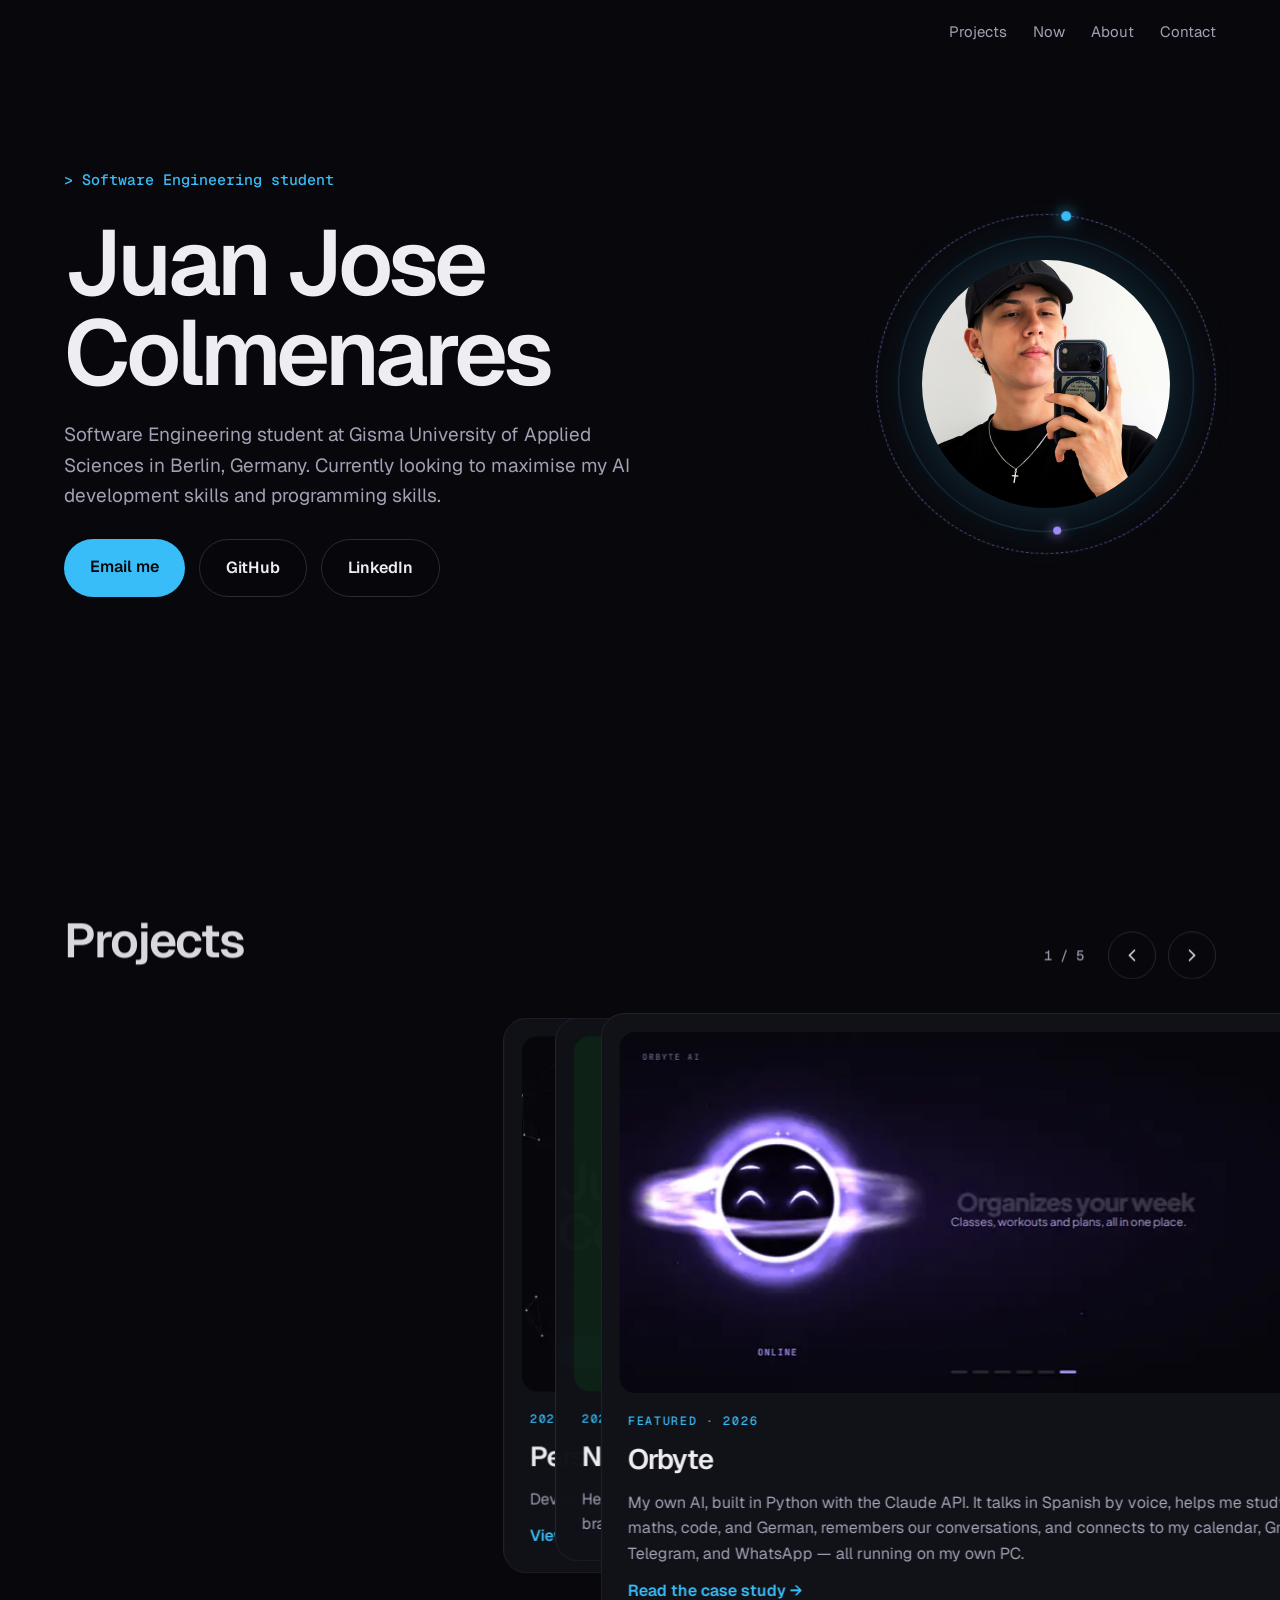
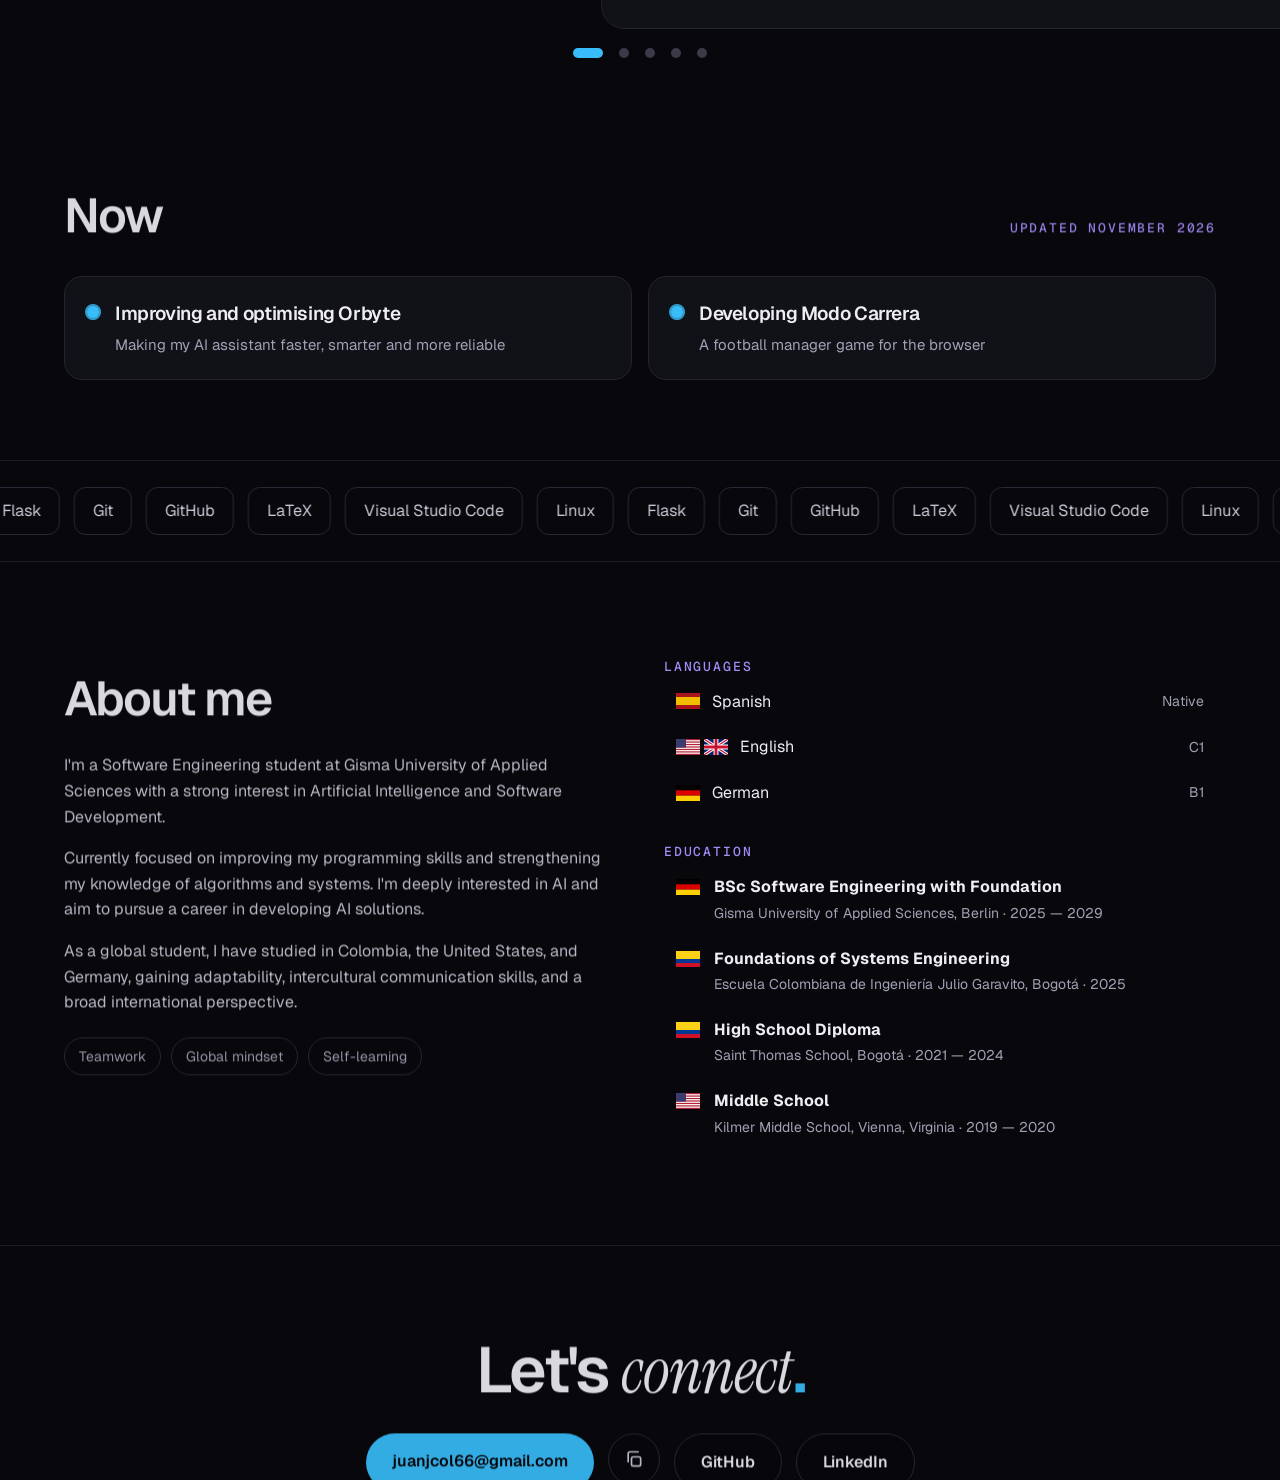
<file: portafolio.html>
<!doctype html>
<html lang="en"><head><meta charset="utf-8"><title>Juan Jose Colmenares — Portfolio</title>
<meta http-equiv="refresh" content="0; url=./"><link rel="canonical" href="https://kolmme.github.io/"><meta name="robots" content="noindex"></head>
<body style="background:#08080C;color:#EDEDF2;font-family:system-ui,sans-serif"><p>The portfolio moved to <a href="./" style="color:#38BDF8">kolmme.github.io</a>.</p></body></html>
</file>
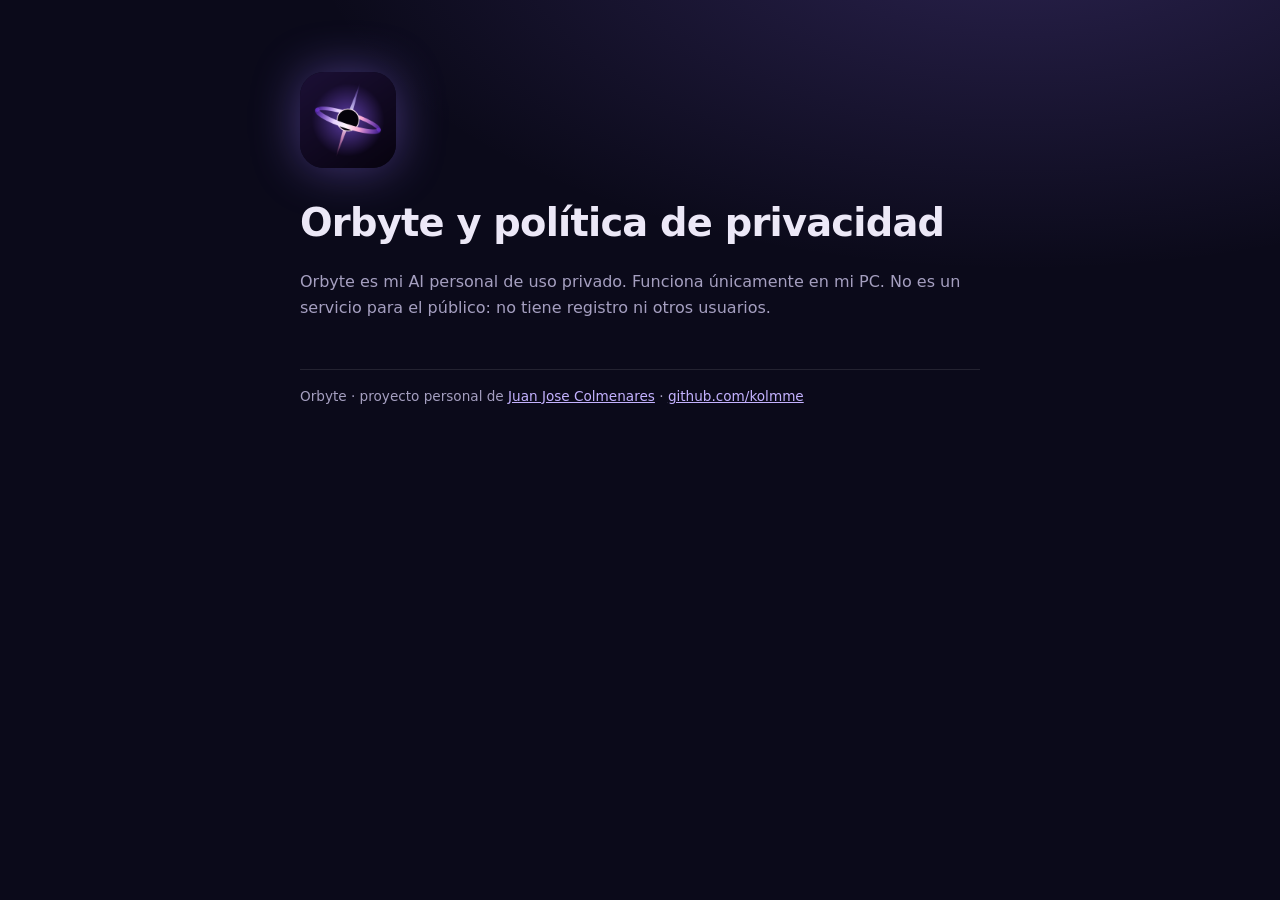
<file: privacidad.html>
<!doctype html>
<html lang="es">
<head>
<meta charset="utf-8">
<meta name="viewport" content="width=device-width, initial-scale=1">
<title>Orbyte y política de privacidad</title>
<link rel="icon" href="logo.png" type="image/png">
<link rel="canonical" href="https://kolmme.github.io/privacidad.html">
<meta name="description" content="Orbyte y política de privacidad: AI personal de uso privado.">
<style>
  :root { --fondo: #0b0a1a; --texto: #ece8f7; --suave: #a59fc0; --marca: #8b6cf0; --linea: rgba(255,255,255,.1); }
  * { box-sizing: border-box; }
  body { margin: 0; min-height: 100vh; font-family: system-ui, -apple-system, "Segoe UI", sans-serif; color: var(--texto); line-height: 1.6;
         background: radial-gradient(1200px 600px at 80% -10%, rgba(139,108,240,.25), transparent 60%), var(--fondo); }
  main { max-width: 720px; margin: 0 auto; padding: 72px 20px; }
  .logo { display: block; width: 96px; height: 96px; border-radius: 24px; margin-bottom: 24px; box-shadow: 0 0 48px rgba(139,108,240,.45); }
  h1 { font-size: 2.4rem; margin: 0 0 8px; letter-spacing: -.02em; }
  p { color: var(--suave); }
  .tarjeta { border: 1px solid var(--linea); border-radius: 16px; padding: 20px 22px; margin: 28px 0; background: rgba(255,255,255,.03); }
  a { color: #c4b2ff; }
  footer { margin-top: 48px; font-size: .85rem; color: var(--suave); border-top: 1px solid var(--linea); padding-top: 16px; }
</style>
</head>
<body>
<main>
  <img class="logo" src="logo.png" alt="Logo de Orbyte" width="96" height="96">
  <h1>Orbyte y política de privacidad</h1>
  <p>Orbyte es mi AI personal de uso privado. Funciona únicamente en mi PC. No es un servicio para el público: no tiene registro ni otros usuarios.</p>
  <footer>Orbyte · proyecto personal de <a href="./">Juan Jose Colmenares</a> · <a href="https://github.com/kolmme">github.com/kolmme</a></footer>
</main>
</body>
</html>
</file>
<file: comun.css>
/* Lo que comparten el portafolio y la página de Orbyte: colores, letras, menú fijo, luz del cursor, aparecer al bajar. */
:root{--fondo:#08080C;--tarjeta:#111118;--borde:#24242E;--borde2:#2A2A36;--texto:#EDEDF2;--suave:#A1A1B5;--suave2:#C8C8D6;--celeste:#38BDF8;--violeta:#A78BFA;--mx:-800px;--my:-800px}
*{box-sizing:border-box}
html{scroll-behavior:smooth;scroll-padding-top:80px}
body{margin:0;background:var(--fondo);color:var(--texto);font:16px/1.6 Geist,system-ui,sans-serif;overflow-x:hidden}
a{color:var(--texto)}a:hover{color:var(--celeste)}
h1,h2,h3{font-family:Geist,system-ui,sans-serif}
:focus-visible{outline:2px solid var(--celeste);outline-offset:3px}
.contenedor{max-width:1200px;margin:0 auto;padding:0 24px}
.saltar{position:absolute;left:-999px;top:8px;background:var(--celeste);color:var(--fondo);padding:8px 14px;border-radius:8px;z-index:100}
.saltar:focus{left:16px}

/* luz y anillo que siguen al cursor */
.luz{position:fixed;inset:0;pointer-events:none;z-index:0;background:radial-gradient(650px circle at var(--mx) var(--my),rgba(56,189,248,.09),rgba(167,139,250,.05) 40%,transparent 70%)}
.anillo{position:fixed;left:0;top:0;width:34px;height:34px;margin:-17px 0 0 -17px;border-radius:50%;border:1.5px solid rgba(56,189,248,.8);pointer-events:none;z-index:60;transform:translate(var(--mx),var(--my));transition:transform .18s ease-out,opacity .3s;opacity:0}
body.cursor .anillo{opacity:1}
@media (hover:none){.anillo,.luz{display:none}}

/* menú fijo: transparente arriba, con vidrio al bajar; marca la sección donde estás */
.barra{position:fixed;top:0;left:0;right:0;z-index:40;border-bottom:1px solid transparent;transition:background-color .3s,border-color .3s,backdrop-filter .3s}
.barra.solida{background:rgba(8,8,12,.72);backdrop-filter:blur(14px);-webkit-backdrop-filter:blur(14px);border-bottom-color:#1C1C26}
.barra .contenedor{display:flex;align-items:center;gap:26px;height:64px}
.barra .marca{margin-right:auto;font:500 14px 'Geist Mono',monospace;text-decoration:none;color:var(--suave);opacity:0;transition:opacity .3s}
.barra.solida .marca{opacity:1}
.nav{position:relative;text-decoration:none;color:var(--suave);font-size:15px}
.nav:after{content:'';position:absolute;left:0;right:100%;bottom:-6px;height:2px;background:var(--celeste);transition:right .25s ease}
.nav:hover,.nav.activa{color:var(--texto)}.nav:hover:after,.nav.activa:after{right:0}

/* aparecer al bajar (solo si hay JavaScript: sin él, todo se ve igual) */
.js .revela{opacity:0;transform:translateY(28px);transition:opacity .8s cubic-bezier(.2,.8,.2,1),transform .8s cubic-bezier(.2,.8,.2,1)}
.js .revela.visible{opacity:1;transform:none}
.js .revela.d1{transition-delay:.1s}.js .revela.d2{transition-delay:.2s}.js .revela.d3{transition-delay:.3s}

.chip{flex:none;border:1px solid var(--borde2);border-radius:999px;padding:7px 14px;font-size:14px;color:var(--suave);transition:transform .2s,border-color .2s,color .2s,background-color .2s}
.chip:hover{transform:translateY(-3px) scale(1.06);border-color:var(--celeste);color:#fff;background:rgba(56,189,248,.12)}
.boton{display:inline-block;text-decoration:none;font-weight:600;padding:15px 26px;border-radius:999px;transition:transform .2s ease-out}
.boton.lleno{background:var(--celeste);color:var(--fondo)}.boton.lleno:hover{color:var(--fondo)}
.boton.borde{border:1px solid var(--borde2);background:rgba(8,8,12,.6)}
.lbl{margin:0 0 4px;font:500 13px 'Geist Mono',monospace;letter-spacing:.14em;color:var(--violeta)}
video{display:block}

@media (max-width:620px){.barra .contenedor{gap:16px;justify-content:flex-end}.nav{font-size:14px}.barra .marca{display:none}}
@media (prefers-reduced-motion:reduce){html{scroll-behavior:auto}.js .revela{opacity:1;transform:none;transition:none}.chip,.boton,.anillo,.nav:after{transition:none}}

/* ---------- pulido fino ---------- */
::selection{background:rgba(56,189,248,.35);color:#fff}
html{scrollbar-color:#2A2A36 var(--fondo);scrollbar-width:thin}
::-webkit-scrollbar{width:10px;height:10px}::-webkit-scrollbar-track{background:var(--fondo)}
::-webkit-scrollbar-thumb{background:#2A2A36;border-radius:999px;border:2px solid var(--fondo)}::-webkit-scrollbar-thumb:hover{background:#3A3A48}

/* botón del menú rápido en la barra */
.atajo{display:inline-flex;align-items:center;gap:8px;border:1px solid var(--borde2);background:rgba(17,17,24,.6);color:var(--suave);border-radius:10px;padding:6px 8px 6px 10px;font:500 13px Geist,system-ui,sans-serif;cursor:pointer;min-height:36px;transition:border-color .2s,color .2s}
.atajo:hover{border-color:var(--celeste);color:var(--texto)}
kbd{font:500 11px 'Geist Mono',monospace;border:1px solid var(--borde2);border-bottom-width:2px;border-radius:6px;padding:2px 6px;color:var(--suave2);background:var(--fondo)}

/* menú rápido */
.paleta-fondo{position:fixed;inset:0;z-index:90;background:rgba(4,4,8,.55);backdrop-filter:blur(6px);-webkit-backdrop-filter:blur(6px);display:flex;justify-content:center;align-items:flex-start;padding:14vh 16px 16px;opacity:0;transition:opacity .16s}
.paleta-fondo.ver{opacity:1}.paleta-fondo[hidden]{display:none}
.paleta{width:min(560px,100%);background:#111118;border:1px solid var(--borde2);border-radius:16px;box-shadow:0 30px 80px rgba(0,0,0,.6),0 0 40px rgba(56,189,248,.12);overflow:hidden;transform:translateY(-8px) scale(.98);transition:transform .16s}
.paleta-fondo.ver .paleta{transform:none}
.paleta-buscar{display:flex;align-items:center;gap:10px;padding:14px 16px;border-bottom:1px solid var(--borde);color:var(--suave)}
.paleta-buscar input{flex:1;min-width:0;background:none;border:0;outline:none;color:var(--texto);font:400 16px Geist,system-ui,sans-serif}
.paleta-lista{list-style:none;margin:0;padding:8px;max-height:min(360px,55vh);overflow-y:auto}
.paleta-lista li[role=option]{display:flex;align-items:center;gap:12px;padding:11px 12px;border-radius:10px;cursor:pointer;color:var(--suave2);font-size:15px}
.paleta-lista li.on{background:rgba(56,189,248,.14);color:var(--texto)}
.paleta-lista li.on svg{color:var(--celeste)}
.paleta-grupo{padding:10px 12px 4px;font:500 11px 'Geist Mono',monospace;letter-spacing:.12em;color:#6E6E82;text-transform:uppercase}
.paleta-vacio{padding:18px 12px;color:var(--suave)}

/* aviso corto («Copied!») */
.aviso{position:fixed;left:50%;bottom:28px;z-index:95;transform:translate(-50%,12px);opacity:0;pointer-events:none;background:var(--celeste);color:var(--fondo);font-weight:600;padding:10px 18px;border-radius:999px;transition:opacity .2s,transform .2s;box-shadow:0 10px 30px rgba(0,0,0,.4)}
.aviso.ver{opacity:1;transform:translate(-50%,0)}

/* botón de copiar al lado del correo */
.copiar{display:inline-grid;place-items:center;width:52px;height:52px;border-radius:999px;border:1px solid var(--borde2);background:rgba(8,8,12,.6);color:var(--suave2);cursor:pointer;transition:border-color .2s,color .2s,transform .2s}
.copiar:hover{border-color:var(--celeste);color:var(--texto);transform:scale(1.06)}

/* pie */
.pie{position:relative;z-index:1;border-top:1px solid #1C1C26}
.pie .contenedor{display:flex;flex-wrap:wrap;justify-content:space-between;gap:10px 24px;padding-top:26px;padding-bottom:30px;font-size:13px;color:var(--suave)}
.pie a{color:var(--suave2)}.pie a:hover{color:var(--celeste)}
.pie .vivo{display:inline-flex;align-items:center;gap:8px;font-family:'Geist Mono',monospace}
.pie .vivo:before{content:'';width:7px;height:7px;border-radius:50%;background:#34D399;box-shadow:0 0 10px #34D399;animation:late 2s ease-in-out infinite}
@keyframes late{50%{opacity:.35}}
@media (max-width:620px){.atajo span{display:none}}
@media (prefers-reduced-motion:reduce){.paleta-fondo,.paleta,.aviso{transition:none}.pie .vivo:before{animation:none}}
</file>
